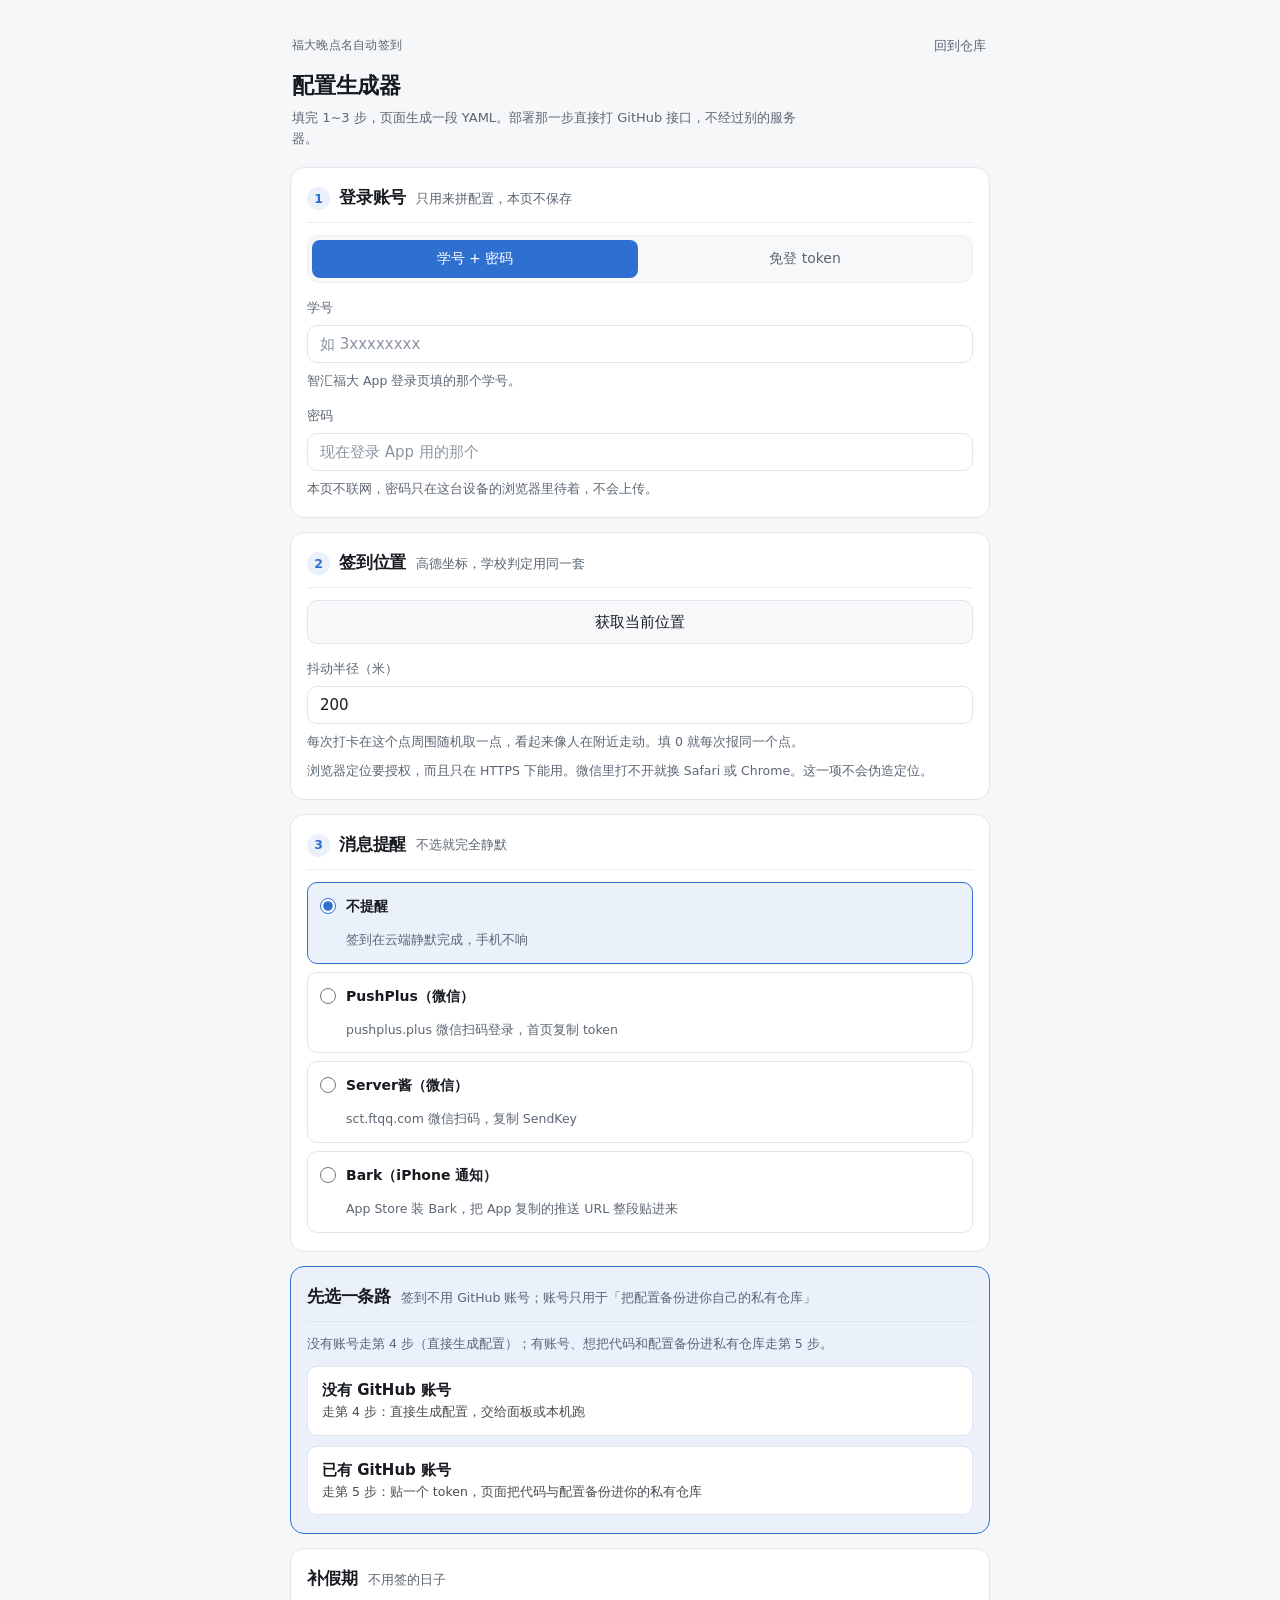
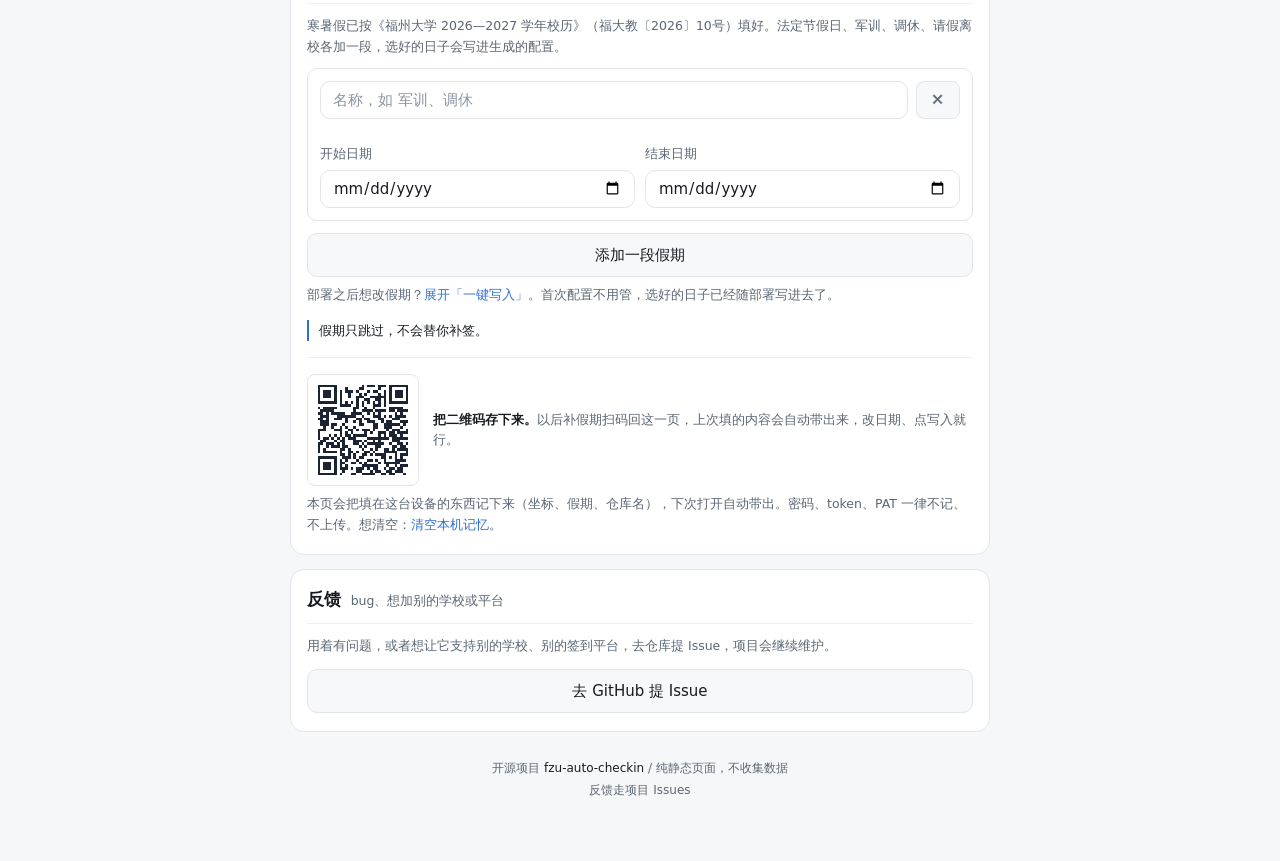
<file: web/configurator.html>
<!DOCTYPE html>
<html lang="zh-CN">
<head>
<meta charset="UTF-8">
<meta name="viewport" content="width=device-width, initial-scale=1.0">
<meta name="color-scheme" content="light dark">
<meta http-equiv="Cache-Control" content="no-cache, no-store, must-revalidate">
<meta http-equiv="Pragma" content="no-cache">
<meta http-equiv="Expires" content="0">
<title>福大晚点名自动签到 · 配置生成器</title>
<style>
  /* 令牌与主界面同一套（docs/ui-redesign.md §2.1）。这两个页面给人扫码看，浅色为默认。 */
  :root{
    --bg:#f6f7f9; --bg-2:#eef0f4; --surface:#fff; --surface-2:#f7f8fa;
    --line:#e2e5ea; --line-2:#eceef2;
    --fg:#171b21; --fg-2:#5b6673; --fg-3:#8b95a1;
    --accent:#2f6fd0; --accent-fg:#fff; --accent-soft:#eaf1fb;
    --ok:#1f7a4d; --warn:#8a6516; --err:#c0392b; --err-soft:#fdf1f0;
    --ring:rgba(47,111,208,.28);
    --code-bg:#171a20; --code-fg:#c6cfd9; --code-line:#2b313a;
    --r-card:14px; --r-ctrl:10px; --r-sm:8px; --ctrl-h:38px;
    --mono:ui-monospace,SFMono-Regular,Consolas,"Liberation Mono",monospace;
  }
  @media (prefers-color-scheme: dark){
    :root{
      --bg:#0d0f12; --bg-2:#090b0d; --surface:#14171c; --surface-2:#1a1e24;
      --line:#262b33; --line-2:#1e232a;
      --fg:#e7eaee; --fg-2:#9aa4b0; --fg-3:#6c7681;
      --accent:#7aa2f7; --accent-fg:#0d0f12; --accent-soft:#1d2637;
      --ok:#5fbf8a; --warn:#d9a960; --err:#e06c75; --err-soft:#251a1c;
      --ring:rgba(122,162,247,.32);
      --code-bg:#090b0d; --code-fg:#aeb7c2; --code-line:#1e232a;
    }
  }
  * { box-sizing:border-box; margin:0; padding:0; }
  html { -webkit-text-size-adjust:100%; scroll-behavior:smooth; }
  body { background:var(--bg); color:var(--fg); font-family:system-ui,-apple-system,"PingFang SC","Microsoft YaHei",sans-serif;
    font-size:14px; line-height:1.65; padding:20px 14px 60px; }
  .wrap { max-width:700px; margin:0 auto; }

  /* 页头：标题 + 一句话 + 回到仓库 */
  .page-head { padding:4px 2px 18px; }
  .head-top { display:flex; align-items:center; justify-content:space-between; gap:12px; }
  .eyebrow { font-size:12px; color:var(--fg-2); letter-spacing:.02em; }
  .back-link { display:inline-flex; align-items:center; min-height:44px; font-size:13px; color:var(--fg-2);
    text-decoration:none; padding:0 2px; border-radius:var(--r-sm); }
  .back-link:hover { color:var(--accent); }
  h1 { font-size:22px; line-height:1.3; font-weight:650; letter-spacing:-.01em; margin:4px 0 6px; }
  .sub { font-size:13px; color:var(--fg-2); max-width:62ch; }

  /* 卡片 */
  .card { background:var(--surface); border:1px solid var(--line); border-radius:var(--r-card);
    padding:18px 16px; margin-bottom:14px; }
  .card.folded { display:none; }
  .card-head { display:flex; flex-wrap:wrap; align-items:baseline; gap:2px 10px;
    padding-bottom:12px; margin-bottom:12px; border-bottom:1px solid var(--line-2); }
  .card-title { font-size:17px; font-weight:600; letter-spacing:-.01em; line-height:1.4;
    display:flex; align-items:center; gap:9px; }
  .card-note { font-size:12.5px; color:var(--fg-2); }
  .step { flex:none; display:inline-flex; align-items:center; justify-content:center;
    width:23px; height:23px; border-radius:999px; background:var(--accent-soft); color:var(--accent);
    font-size:12.5px; font-weight:600; font-variant-numeric:tabular-nums; }

  /* 表单 */
  label { display:block; font-size:13px; color:var(--fg-2); margin:14px 0 6px; }
  input[type=text],input[type=password],input[type=date],select,textarea {
    width:100%; font-family:inherit; font-size:15px; color:var(--fg); background:var(--surface);
    border:1px solid var(--line); border-radius:var(--r-ctrl); padding:0 12px; height:var(--ctrl-h);
    outline:2px solid transparent; transition:border-color .15s ease,box-shadow .15s ease; }
  input:focus-visible,select:focus-visible,textarea:focus-visible {
    border-color:var(--accent); box-shadow:0 0 0 3px var(--ring); }
  input[readonly] { background:var(--surface-2); color:var(--fg-2); }
  ::placeholder { color:var(--fg-3); }
  /* 高度按 9 行 × 20px + 上内边距对齐：下一行正好落在可视区外，不出现半行 */
  textarea { height:193px; padding:11px 12px 0; white-space:pre; overflow:auto; resize:vertical;
    font:12.5px/1.6 var(--mono); background:var(--code-bg); color:var(--code-fg); border-color:var(--code-line); }
  .row { display:flex; gap:10px; }
  .row > div { flex:1; min-width:0; }
  .mt { margin-top:14px; }

  /* 分段控件 */
  .seg { display:flex; gap:4px; padding:4px; background:var(--surface-2);
    border:1px solid var(--line-2); border-radius:calc(var(--r-ctrl) + 2px); }
  .seg button { flex:1; min-height:38px; border:0; border-radius:var(--r-sm); background:transparent;
    color:var(--fg-2); font-family:inherit; font-size:14px; cursor:pointer;
    transition:background-color .15s ease,color .15s ease; }
  .seg button:hover { color:var(--fg); }
  .seg button.on { background:var(--accent); color:var(--accent-fg); font-weight:500; }
  .seg button.on:hover { color:var(--accent-fg); }

  /* 按钮 */
  .btn { display:flex; align-items:center; justify-content:center; gap:8px; width:100%;
    min-height:44px; margin-top:12px; padding:11px 16px; border:1px solid transparent;
    border-radius:var(--r-ctrl); background:var(--accent); color:var(--accent-fg);
    font-family:inherit; font-size:15px; font-weight:500; line-height:1.35; text-align:center;
    text-decoration:none; cursor:pointer; transition:background-color .15s ease,border-color .15s ease,transform .12s ease; }
  .btn:active { transform:translateY(1px); }
  .btn.ghost { background:var(--surface-2); color:var(--fg); border-color:var(--line); }
  .btn.ghost:hover { border-color:var(--accent); color:var(--accent); }
  .btn:disabled { opacity:.45; cursor:not-allowed; }
  .btn:disabled:hover { border-color:var(--line); color:var(--fg); }
  .btn:focus-visible,a:focus-visible,button:focus-visible { outline:2px solid var(--accent); outline-offset:2px; }

  /* 二选一 */
  .card.decision { border-color:var(--accent); background:var(--accent-soft); }
  .card.decision .card-head { border-bottom-color:var(--line); }
  .card.decision .btn.opt { background:var(--surface); }
  .card.decision .btn.opt:hover { border-color:var(--accent); }
  .opts { display:grid; gap:10px; margin-top:12px; }
  .btn.opt { flex-direction:column; align-items:flex-start; gap:2px; text-align:left;
    margin-top:0; padding:13px 14px; }
  .btn.opt b { font-size:15px; font-weight:600; }
  .btn.opt small { font-size:12.5px; font-weight:400; line-height:1.55; opacity:.78; }

  /* 说明文字 */
  .hint { font-size:12.5px; line-height:1.65; color:var(--fg-2); margin-top:8px; }
  .hint a { color:var(--accent); text-decoration:none; }
  .hint a:hover { text-decoration:underline; text-underline-offset:2px; }
  .hint code,.guide code { font:12px var(--mono); background:var(--surface-2); color:var(--fg);
    border:1px solid var(--line-2); border-radius:5px; padding:1px 5px; }
  .ok-msg { display:none; font-size:13px; line-height:1.6; color:var(--ok); margin-top:10px; }
  .note-line { font-size:13px; color:var(--fg); margin-top:14px; padding-left:10px; border-left:2px solid var(--accent); }

  /* 承诺勾选 */
  .chk { display:flex; align-items:flex-start; gap:10px; margin:14px 0 0; padding:12px;
    font-size:13px; line-height:1.6; color:var(--fg-2); background:var(--surface-2);
    border:1px solid var(--line-2); border-radius:var(--r-ctrl); cursor:pointer; }
  .chk input { flex:none; width:18px; height:18px; margin-top:3px; accent-color:var(--accent); }
  .chk b { color:var(--fg); font-weight:600; }

  /* 推送平台卡 */
  .plat-list { display:grid; gap:8px; margin-top:12px; }
  .plat { display:grid; grid-template-columns:auto 1fr; align-items:start; gap:10px;
    margin:0; padding:12px; font-size:14px; color:var(--fg); background:var(--surface);
    border:1px solid var(--line); border-radius:var(--r-ctrl); cursor:pointer;
    transition:border-color .15s ease,background-color .15s ease; }
  .plat:hover { border-color:var(--fg-3); }
  .plat.on { border-color:var(--accent); background:var(--accent-soft); }
  .plat input { grid-column:1; width:16px; height:16px; margin-top:3px; accent-color:var(--accent); }
  .plat b,.plat span { grid-column:2; }
  .plat b { font-size:14px; font-weight:600; }
  .plat span { font-size:12.5px; color:var(--fg-2); margin-top:2px; }

  /* 坐标 / 预览 */
  pre { display:block; }
  #log,#vacLog { background:var(--code-bg); color:var(--code-fg); border:1px solid var(--code-line);
    font:12px/1.7 var(--mono); padding:12px 14px; border-radius:var(--r-ctrl); margin-top:10px;
    max-height:260px; overflow:auto; white-space:pre-wrap; word-break:break-word; }
  .guide { margin:14px 0 0; padding-left:20px; font-size:13px; line-height:1.7; color:var(--fg-2); }
  .guide li { margin-top:10px; }
  .guide li::marker { color:var(--fg-3); }
  .guide a { color:var(--accent); }
  .guide b { color:var(--fg); }

  /* 假期条目 */
  #vacList:empty { display:none; }
  .vac-item { border:1px solid var(--line); border-radius:var(--r-ctrl); padding:12px; margin-top:10px; background:var(--surface); }
  .vac-item.bad { border-color:var(--err); background:var(--err-soft); }
  .vac-head { display:flex; gap:8px; align-items:center; }
  .vac-head .vname { flex:1; min-width:0; }
  .vac-item .row { margin-top:10px; }
  .vdel { flex:none; width:44px; height:38px; border:1px solid var(--line); border-radius:var(--r-sm);
    background:var(--surface-2); color:var(--fg-2); font-size:14px; line-height:1; cursor:pointer;
    transition:border-color .15s ease,color .15s ease; }
  .vdel:hover { border-color:var(--err); color:var(--err); }
  .vnote { display:none; font-size:12.5px; color:var(--err); margin-top:8px; }
  .vac-warn { display:none; font-size:12.5px; line-height:1.6; color:var(--err); margin-top:10px;
    padding:10px 12px; border:1px solid var(--err); border-radius:var(--r-sm); background:var(--err-soft); }

  /* 折叠区 + 二维码 */
  .live { margin-top:16px; padding-top:16px; border-top:1px solid var(--line-2); }
  .block-title { font-size:15px; font-weight:600; color:var(--fg); }
  .qr-row { display:flex; gap:14px; align-items:center; margin-top:16px; padding-top:16px; border-top:1px solid var(--line-2); }
  .qr-row img { flex:none; width:112px; height:112px; border:1px solid var(--line); border-radius:var(--r-sm);
    background:#fff; padding:4px; image-rendering:pixelated; }
  .qr-copy { margin:0; }
  .qr-copy b { color:var(--fg); }

  .hide { display:none; }
  #step4card,#step5card { scroll-margin-top:14px; }
  footer { margin-top:26px; padding:0 8px; font-size:12px; line-height:1.8; color:var(--fg-2); text-align:center; }
  footer a { color:var(--fg); text-decoration:none; }
  footer a:hover { color:var(--accent); }

  @media (max-width:520px){
    body { padding:16px 12px 48px; }
    .card { padding:16px 13px; }
    h1 { font-size:21px; }
    .card-title { font-size:16px; }
    input[type=text],input[type=password],input[type=date],select,textarea { font-size:16px; }
    input[type=text],input[type=password],input[type=date],select { height:44px; }
    .row { flex-direction:column; gap:10px; }
    .seg button { min-height:44px; }
    .vdel { height:44px; }
    .qr-row { flex-direction:column; align-items:flex-start; }
  }
  @media (prefers-reduced-motion: reduce){
    * { transition:none !important; scroll-behavior:auto !important; }
  }
</style>
</head>
<body>
<div class="wrap">
  <header class="page-head">
    <div class="head-top">
      <span class="eyebrow">福大晚点名自动签到</span>
      <a class="back-link" href="https://github.com/Mahiroa/fzu-auto-checkin" target="_blank" rel="noopener">回到仓库</a>
    </div>
    <h1>配置生成器</h1>
    <p class="sub">填完 1~3 步，页面生成一段 YAML。部署那一步直接打 GitHub 接口，不经过别的服务器。</p>
  </header>

  <!-- 第 1 步 账号 -->
  <div class="card">
    <div class="card-head">
      <h2 class="card-title"><span class="step">1</span>登录账号</h2>
      <span class="card-note">只用来拼配置，本页不保存</span>
    </div>
    <div class="seg" id="authSeg">
      <button class="on" data-v="pwd" type="button">学号 + 密码</button>
      <button data-v="token" type="button">免登 token</button>
    </div>
    <div id="authPwd">
      <label for="username">学号</label>
      <input type="text" id="username" placeholder="如 3xxxxxxxx">
      <p class="hint">智汇福大 App 登录页填的那个学号。</p>
      <label for="password">密码</label>
      <input type="text" id="password" autocomplete="off" spellcheck="false" placeholder="现在登录 App 用的那个">
      <p class="hint">本页不联网，密码只在这台设备的浏览器里待着，不会上传。</p>
    </div>
    <div id="authToken" class="hide">
      <label for="token">免登 token</label>
      <input type="text" id="token" placeholder="从 docs/protocol.md §4 的方式拿">
      <p class="hint">token 会过期，过期要重新抓。没有这个顾虑就用学号密码，能自动续。</p>
    </div>
  </div>

  <!-- 第 2 步 位置 -->
  <div class="card">
    <div class="card-head">
      <h2 class="card-title"><span class="step">2</span>签到位置</h2>
      <span class="card-note">高德坐标，学校判定用同一套</span>
    </div>
    <button class="btn ghost" id="locate" type="button">获取当前位置</button>
    <p class="ok-msg" id="locOk"></p>
    <div id="coordBox" class="hide">
      <div class="row">
        <div><label for="lng">经度</label><input type="text" id="lng" readonly placeholder="119.xxxxx"></div>
        <div><label for="lat">纬度</label><input type="text" id="lat" readonly placeholder="26.xxxxx"></div>
      </div>
      <p class="hint">定位成功会自动填进上面两格。想核对：在<a href="https://lbs.amap.com/tools/picker" target="_blank" rel="noopener">高德坐标拾取器</a>里搜宿舍楼，数字应该对得上。</p>
    </div>
    <div class="mt">
      <label for="jitter">抖动半径（米）</label>
      <input type="text" id="jitter" value="200">
      <p class="hint">每次打卡在这个点周围随机取一点，看起来像人在附近走动。填 0 就每次报同一个点。</p>
    </div>
    <p class="hint" id="coordFallback" style="display:none">定位没成功？<a href="#" id="coordManual">手动填坐标</a>，格式 119.xxxxx / 26.xxxxx。</p>
    <p class="hint">浏览器定位要授权，而且只在 HTTPS 下能用。微信里打不开就换 Safari 或 Chrome。这一项不会伪造定位。</p>
  </div>

  <!-- 第 3 步 推送 -->
  <div class="card">
    <div class="card-head">
      <h2 class="card-title"><span class="step">3</span>消息提醒</h2>
      <span class="card-note">不选就完全静默</span>
    </div>
    <div class="plat-list" id="platList">
      <label class="plat on"><input type="radio" name="plat" value="none" checked><b>不提醒</b><span>签到在云端静默完成，手机不响</span></label>
      <label class="plat"><input type="radio" name="plat" value="pushplus"><b>PushPlus（微信）</b><span>pushplus.plus 微信扫码登录，首页复制 token</span></label>
      <label class="plat"><input type="radio" name="plat" value="serverchan"><b>Server酱（微信）</b><span>sct.ftqq.com 微信扫码，复制 SendKey</span></label>
      <label class="plat"><input type="radio" name="plat" value="bark"><b>Bark（iPhone 通知）</b><span>App Store 装 Bark，把 App 复制的推送 URL 整段贴进来</span></label>
    </div>
    <div id="platField" class="hide">
      <label id="platLabel" for="platKey">Key / Token</label>
      <input type="text" id="platKey" placeholder="粘贴 key，或整段推送 URL（key 会自动取出来）">
      <button class="btn ghost" id="testPush" type="button">发一条测试推送</button>
      <p class="ok-msg" id="testOk">已经发出。10 秒内手机没收到，多半是 key 粘错了，回去对一遍。</p>
      <p class="hint" id="platHint"></p>
    </div>
  </div>

  <!-- 分流：先选有没有 GitHub 账号 -->
  <div class="card decision">
    <div class="card-head">
      <h2 class="card-title">先选一条路</h2>
      <span class="card-note">签到不用 GitHub 账号；账号只用于「把配置备份进你自己的私有仓库」</span>
    </div>
    <p class="hint">没有账号走第 4 步（直接生成配置）；有账号、想把代码和配置备份进私有仓库走第 5 步。</p>
    <div class="opts">
      <a class="btn ghost opt" id="btnNoAcc" href="#step4card"><b>没有 GitHub 账号</b><small>走第 4 步：直接生成配置，交给面板或本机跑</small></a>
      <a class="btn ghost opt" id="btnHasAcc" href="#step5card"><b>已有 GitHub 账号</b><small>走第 5 步：贴一个 token，页面把代码与配置备份进你的私有仓库</small></a>
    </div>
  </div>

  <!-- 第 4 步 手动（没有账号） -->
  <div class="card folded" id="step4card">
    <div class="card-head">
      <h2 class="card-title"><span class="step">4</span>手动配置</h2>
      <span class="card-note">没有 GitHub 账号</span>
    </div>
    <p class="hint">生成配置后，下面有一步一步的引导，照着做。</p>
    <p class="hint">GitHub 国内直连时好时坏，只有第 5 步（备份到私有仓库）那几分钟可能打不开：换个时间、用校园网或手机热点，有梯子就开着。不备份也能用，签到跑在你自己的机器上。</p>
    <button class="btn ghost" id="ghCheck" type="button">测一下现在能不能打开 GitHub</button>
    <p class="hint" id="ghCheckResult" style="display:none"></p>
    <label class="chk"><input type="checkbox" id="agree"><span>我确认：只在<b>本人确实在校</b>时使用，不用于隐瞒在校或离校状态，也不代挂。</span></label>
    <button class="btn" id="gen" disabled type="button">生成配置</button>
    <div id="out" class="hide">
      <label for="outSecret">方式 A：导入面板（推荐）</label>
      <p class="hint">复制这段 → 面板「配置」页 → 「导入 YAML」→ 粘贴 → 应用。面板会跑同一套规范化与校验。</p>
      <textarea id="outSecret" readonly></textarea>
      <button class="btn ghost" data-copy="outSecret" type="button">复制这段配置</button>
      <ol class="guide">
        <li>先按仓库 README「跑法 A」把面板跑起来：一个二进制，Windows 双击 <code>start.ps1</code> 即可。</li>
        <li><b>Actions 自动签到已于 2026-11-19 下线</b>，仓库里不再有定时 workflow：配置交给面板、或本机 <code>python main.py</code>，别再往仓库 Secret 里贴。</li>
      </ol>
      <label for="outYaml">方式 B：自己跑 Python CLI</label>
      <p class="hint">存成仓库根目录的 <code>config.yaml</code>，自己挂 cron / 计划任务，需要一台常开的机器。</p>
      <textarea id="outYaml" readonly></textarea>
      <button class="btn ghost" data-copy="outYaml" type="button">复制 config.yaml</button>
      <p class="hint">细节见仓库 README。</p>
    </div>
  </div>

  <!-- 第 5 步 一键部署（有账号） -->
  <div class="card folded" id="step5card">
    <div class="card-head">
      <h2 class="card-title"><span class="step">5</span>备份到私有仓库</h2>
      <span class="card-note">已有 GitHub 账号</span>
    </div>
    <p class="hint">没有账号回上面走第 4 步。</p>
    <p class="hint">贴一个 token：页面把代码和你填的配置写进你自己的私有仓库，仅作备份 / 换机器用。<b>签到不会再在 GitHub 上跑</b>——把这份 <code>config.yaml</code> 导入面板，或本机 <code>python main.py</code>。凭据只存在你自己的私有仓库里。</p>
    <label for="ghPat">GitHub Token</label>
    <input type="text" id="ghPat" autocomplete="off" spellcheck="false" placeholder="粘贴 ghp_ 开头的 token">
    <p class="hint">没有？<a href="https://github.com/settings/tokens/new?scopes=repo&amp;description=fzu-checkin" target="_blank" rel="noopener">点这里创建</a>，直达创建表单，<code>repo</code> 权限已经勾好（只有这条路才需要 token）。三件事：Expiration 选 <b>No expiration</b>，默认 30 天到期后写入会静默失败；拉到页面底部点 Generate token；复制出现的 <code>ghp_</code> 那串，只显示这一次。备份完建议把 token 删掉。</p>
    <label for="repoName">私有仓库名</label>
    <input type="text" id="repoName" value="fzu-auto-checkin">
    <label class="chk"><input type="checkbox" id="agree2"><span>我确认：只在<b>本人确实在校</b>时使用，不用于隐瞒在校或离校状态，也不代挂。</span></label>
    <button class="btn" id="deploy" disabled type="button">备份到我的私有仓库</button>
    <pre id="log" class="hide"></pre>
  </div>

  <!-- 后续维护：补充假期 -->
  <div class="card">
    <div class="card-head">
      <h2 class="card-title">补假期</h2>
      <span class="card-note">不用签的日子</span>
    </div>
    <p class="hint">寒暑假已按《福州大学 2026—2027 学年校历》（福大教〔2026〕10号）填好。法定节假日、军训、调休、请假离校各加一段，选好的日子会写进生成的配置。</p>
    <div id="vacList"></div>
    <button class="btn ghost" id="vacAdd" type="button">添加一段假期</button>
    <p class="vac-warn" id="vacWarn"></p>
    <p class="hint" id="vacWriteOpenRow">部署之后想改假期？<a href="#" id="vacWriteOpen">展开「一键写入」</a>。首次配置不用管，选好的日子已经随部署写进去了。</p>
    <div class="live hide" id="vacWriteBox">
      <h3 class="block-title">写回我的仓库</h3>
      <p class="hint" id="vacWhyRow">点一下就把上面选好的假期写进仓库的 <code>config.yaml</code>，只替换 <code>vacation:</code> 这一段，账号、坐标、推送设置原样保留。</p>
      <div id="vacTokRow">
        <label for="vacPat">GitHub Token</label>
        <input type="text" id="vacPat" autocomplete="off" spellcheck="false" placeholder="粘贴 ghp_ 开头的 token">
        <p class="hint">没有？<a href="https://github.com/settings/tokens/new?scopes=repo,workflow&amp;description=fzu-checkin" target="_blank" rel="noopener">点这里创建</a>，repo 和 workflow 已经勾好，缺 workflow 写不了签到工作流。Expiration 选 No expiration。只在你点下面按钮时用一次，本页不保存、不上传。</p>
      </div>
      <div id="vacRepoRow">
        <label for="vacRepo">你的私有仓库</label>
        <input type="text" id="vacRepo" placeholder="如 Mahiroa/fzu-checkin；只填仓库名就默认在你的账号下">
      </div>
      <button class="btn" id="vacPush" type="button">写入 config.yaml</button>
      <pre id="vacLog" class="hide"></pre>
    </div>
    <p class="note-line">假期只跳过，不会替你补签。</p>
    <textarea id="vacOut" class="hide" readonly></textarea>
    <div class="qr-row">
      <img src="qr.png" alt="本页二维码" width="104" height="104">
      <div class="hint qr-copy"><b>把二维码存下来。</b>以后补假期扫码回这一页，上次填的内容会自动带出来，改日期、点写入就行。</div>
    </div>
    <p class="hint">本页会把填在这台设备的东西记下来（坐标、假期、仓库名），下次打开自动带出。密码、token、PAT 一律不记、不上传。想清空：<a href="#" id="memClear">清空本机记忆</a>。</p>
  </div>

  <!-- 意见反馈 -->
  <div class="card" id="feedback">
    <div class="card-head">
      <h2 class="card-title">反馈</h2>
      <span class="card-note">bug、想加别的学校或平台</span>
    </div>
    <p class="hint">用着有问题，或者想让它支持别的学校、别的签到平台，去仓库提 Issue，项目会继续维护。</p>
    <a class="btn ghost" href="https://github.com/Mahiroa/fzu-auto-checkin/issues" target="_blank" rel="noopener">去 GitHub 提 Issue</a>
  </div>

  <footer>开源项目 <a href="https://github.com/Mahiroa/fzu-auto-checkin" target="_blank" rel="noopener">fzu-auto-checkin</a> / 纯静态页面，不收集数据<br>反馈走项目 Issues</footer>
</div>

<script>
// —— 分流：点按钮 → 展开对应的第 4 / 第 5 步 ——
function showStep(id){
  ['step4card','step5card'].forEach(c=>{
    const el=document.getElementById(c);
    if(el) el.classList.toggle('folded', c!==id);
  });
  const t=document.getElementById(id);
  if(t) t.scrollIntoView({ behavior:'smooth', block:'start' });
}
['btnNoAcc','btnHasAcc'].forEach((bid,i)=>{
  const b=document.getElementById(bid);
  if(b) b.addEventListener('click', e=>{
    e.preventDefault();
    // 选中态：只有被点的那一个变深蓝，另一个回到浅色
    ['btnNoAcc','btnHasAcc'].forEach(x=>{
      const el=document.getElementById(x);
      if(el) el.classList.toggle('ghost', x!==bid);
    });
    showStep(i===0?'step4card':'step5card');
  });
});

// —— 账号方式切换 ——
const authSeg = document.getElementById('authSeg');
let authMode = 'pwd';
authSeg.addEventListener('click', e => {
  const b = e.target.closest('button'); if (!b) return;
  authSeg.querySelectorAll('button').forEach(x => x.classList.remove('on')); b.classList.add('on');
  authMode = b.dataset.v;
  document.getElementById('authPwd').classList.toggle('hide', authMode !== 'pwd');
  document.getElementById('authToken').classList.toggle('hide', authMode !== 'token');
});

// —— 浏览器定位：WGS-84 → GCJ-02（高德/火星坐标）本地转换 ——
function wgs2gcj(lat, lng) {
  const a = 6378245.0, ee = 0.00669342162296594323;
  const tLat = (x, y) => {
    let r = -100 + 2*x + 3*y + 0.2*y*y + 0.1*x*y + 0.2*Math.sqrt(Math.abs(x));
    r += (20*Math.sin(6*x*Math.PI) + 20*Math.sin(2*x*Math.PI)) * 2/3;
    r += (20*Math.sin(y*Math.PI) + 40*Math.sin(y/3*Math.PI)) * 2/3;
    r += (160*Math.sin(y/12*Math.PI) + 320*Math.sin(y*Math.PI/30)) * 2/3;
    return r;
  };
  const tLng = (x, y) => {
    let r = 300 + x + 2*y + 0.1*x*x + 0.1*x*y + 0.1*Math.sqrt(Math.abs(x));
    r += (20*Math.sin(6*x*Math.PI) + 20*Math.sin(2*x*Math.PI)) * 2/3;
    r += (20*Math.sin(x*Math.PI) + 40*Math.sin(x/3*Math.PI)) * 2/3;
    r += (150*Math.sin(x/12*Math.PI) + 300*Math.sin(x/30*Math.PI)) * 2/3;
    return r;
  };
  let dLat = tLat(lng - 105, lat - 35), dLng = tLng(lng - 105, lat - 35);
  const radLat = lat / 180 * Math.PI;
  let magic = Math.sin(radLat); magic = 1 - ee * magic * magic;
  const sq = Math.sqrt(magic);
  dLat = (dLat * 180) / ((a * (1 - ee)) / (magic * sq) * Math.PI);
  dLng = (dLng * 180) / (a / sq * Math.cos(radLat) * Math.PI);
  return { lat: lat + dLat, lng: lng + dLng };
}
document.getElementById('locate').addEventListener('click', () => {
  const okEl = document.getElementById('locOk');
  const fb = document.getElementById('coordFallback');
  okEl.style.display = 'none'; fb.style.display = 'none';
  if (!navigator.geolocation) { fb.style.display = 'block'; alert('这个环境不支持定位，用本地文件打开时浏览器会禁用。换成线上链接打开本页再试。'); return; }
  navigator.geolocation.getCurrentPosition(pos => {
    const { latitude, longitude, accuracy } = pos.coords;
    const gcj = wgs2gcj(latitude, longitude);
    document.getElementById('lng').value = gcj.lng.toFixed(5);
    document.getElementById('lat').value = gcj.lat.toFixed(5);
    document.getElementById('coordBox').classList.remove('hide');
    okEl.textContent = `已定位，换算成高德坐标（精度约 ${Math.round(accuracy)} 米），已填进上面两格。`;
    okEl.style.display = 'block';
  }, err => {
    fb.style.display = 'block';
    alert('定位失败：' + err.message + '\n\n常见原因：微信内置浏览器受限，长按链接用 Safari 或 Chrome 打开；浏览器没给定位权限，去设置里允许本页定位；站在室内深处信号弱，靠窗再试。也可以点下面的「手动填坐标」。');
  }, { enableHighAccuracy: true, timeout: 12000, maximumAge: 0 });
});
// 定位失败时的手动兜底：点开才变成可填
const coordManual = document.getElementById('coordManual');
if (coordManual) coordManual.addEventListener('click', e => {
  e.preventDefault();
  document.getElementById('coordBox').classList.remove('hide');
  ['lng', 'lat'].forEach(id => document.getElementById(id).removeAttribute('readonly'));
  document.getElementById('lng').focus();
});

// —— 推送平台 ——
const platMeta = {
  pushplus:  { label:'PushPlus token', hint:'获取：<a href="https://www.pushplus.plus" target="_blank" rel="noopener">pushplus.plus</a> 微信扫码登录，首页复制 token', url:k=>`https://www.pushplus.plus/send?token=${k}&title=福大晚点名测试推送&content=配置成功，每晚 21:35 自动签到。` },
  serverchan:{ label:'Server酱 SendKey', hint:'获取：<a href="https://sct.ftqq.com" target="_blank" rel="noopener">sct.ftqq.com</a> 微信扫码，复制 SendKey', url:k=>`https://sctapi.ftqq.com/${k}.send?title=福大晚点名测试推送&desp=配置成功，每晚 21:35 自动签到。` },
  bark:      { label:'Bark key', hint:'获取：App Store 装 Bark，长按复制示例 URL，<b>整段粘到上面那个框</b>，key 会自动取出来', url:k=>`https://api.day.app/${k}/福大晚点名测试推送/配置成功` },
};
// 粘贴自动提取：Bark 整段推送 URL / Server酱 URL / PushPlus 带 token 的 URL，都能直接贴
function extractKey(p, raw){
  raw = (raw || '').trim();
  if (!raw) return '';
  if (p === 'bark'){
    const m = raw.match(/api\.day\.app\/(?:p\/)?([A-Za-z0-9]+)/i);
    return m ? m[1] : raw.replace(/\s+/g, '');
  }
  if (p === 'serverchan'){
    const m = raw.match(/SCT[A-Za-z0-9]+/);
    return m ? m[0] : raw;
  }
  if (p === 'pushplus'){
    const m = raw.match(/[?&]token=([A-Za-z0-9]+)/i);
    return m ? m[1] : raw.replace(/\s+/g, '');
  }
  return raw;
}
function normKey(){
  const el = document.getElementById('platKey');
  const c = extractKey(plat, el.value);
  if (c && c !== el.value) el.value = c;
  return el.value;
}
const platList = document.getElementById('platList');
let plat = 'none';
platList.addEventListener('click', e => {
  const l = e.target.closest('.plat'); if (!l) return;
  platList.querySelectorAll('.plat').forEach(x => x.classList.remove('on')); l.classList.add('on');
  plat = l.querySelector('input').value;
  const show = plat !== 'none';
  document.getElementById('platField').classList.toggle('hide', !show);
  if (show) {
    document.getElementById('platLabel').textContent = platMeta[plat].label;
    document.getElementById('platHint').innerHTML = platMeta[plat].hint;
    normKey();
  }
});

// —— 测试推送（浏览器直发，fire-and-forget）——
document.getElementById('platKey').addEventListener('input', normKey);
document.getElementById('testPush').addEventListener('click', () => {
  const k = normKey();
  if (!k) { alert('还没粘 key'); return; }
  fetch(platMeta[plat].url(k), { mode:'no-cors' }).finally(() => {
    document.getElementById('testOk').style.display = 'block';
  });
});

// —— GitHub 连通性检测 ——
document.getElementById('ghCheck').addEventListener('click', async () => {
  const r = document.getElementById('ghCheckResult');
  r.style.display = 'block';
  r.textContent = '正在测，最多等 6 秒…';
  const ctl = new AbortController();
  const t = setTimeout(() => ctl.abort(), 6000);
  try {
    await fetch('https://api.github.com/zen?t=' + Date.now(), { signal: ctl.signal, cache: 'no-store' });
    clearTimeout(t);
    r.textContent = '当前网络能直连 GitHub。往下走：勾选承诺，点生成配置，照 1~4 条做。';
  } catch (e) {
    clearTimeout(t);
    r.textContent = '当前网络打不开 GitHub。过会儿再试，高峰期容易卡；换校园网或手机热点；有梯子就开着再来，只需要注册和配置这几分钟。';
  }
});

// —— 免责声明 → 解锁生成 ——
document.getElementById('agree').addEventListener('change', e => {
  document.getElementById('gen').disabled = !e.target.checked;
});
// 第 5 步承诺勾选 → 解锁一键部署
document.getElementById('agree2').addEventListener('change', e => {
  document.getElementById('deploy').disabled = !e.target.checked;
});

// —— 生成 ——
document.getElementById('gen').addEventListener('click', () => {
  const yaml = buildYaml();
  document.getElementById('outYaml').value = yaml;
  document.getElementById('outSecret').value = yaml;
  document.getElementById('out').classList.remove('hide');
  document.getElementById('out').scrollIntoView({ behavior:'smooth' });
});

function buildYaml() {
  const v = id => document.getElementById(id).value.trim();
  let user;
  if (authMode === 'pwd') {
    if (!v('username') || !v('password')) { alert('学号和密码还没填全'); throw ''; }
    user = `user:\n  token: ""\n  username: "${v('username')}"\n  password: "${v('password')}"`;
  } else {
    if (!v('token')) { alert('token 还没填'); throw ''; }
    user = `user:\n  token: "${v('token')}"\n  username: ""\n  password: ""`;
  }
  if (!v('lng') || !v('lat')) { alert('坐标还没填（第 2 步）'); throw ''; }
  const platCfg = plat === 'none' ? '' :
    plat === 'pushplus' ? `notify:\n  type: "pushplus"\n  pushplus_token: "${normKey()}"` :
    plat === 'serverchan' ? `notify:\n  type: "serverchan"\n  serverchan_key: "${normKey()}"` :
    `notify:\n  type: "bark"\n  bark_url: "https://api.day.app/${normKey()}"`;
  return `# 由配置生成器产生 ${new Date().toLocaleString('zh-CN')}
${user}

checkin:
  longitude: "${v('lng')}"
  latitude: "${v('lat')}"
  actual_location: "福州大学旗山校区"
  jitter_radius_m: ${(() => { const j = parseFloat(v('jitter')); return isNaN(j) ? 200 : Math.max(0, j); })()}

vacation:
  notify: false
  skip_ranges:
${vacPreset().concat(vacCustomLines().lines).join('\n')}

${platCfg || 'notify:\n  type: "none"'}`;
}

// —— 后续补假期：日期只用选择器，格式统一 YYYY-MM-DD ——
const vacList = document.getElementById('vacList');
const vacWarn = document.getElementById('vacWarn');
function vacRow(name='', s='', e=''){
  const d=document.createElement('div');
  d.className='vac-item';
  d.innerHTML =
    '<div class="vac-head">' +
      '<input type="text" class="vname" placeholder="名称，如 军训、调休" value="'+name+'">' +
      '<button type="button" class="vdel" title="删除这段" aria-label="删除这段假期">✕</button>' +
    '</div>' +
    '<div class="row">' +
      '<div><label>开始日期</label><input type="date" class="vstart" value="'+s+'"></div>' +
      '<div><label>结束日期</label><input type="date" class="vend" value="'+e+'"></div>' +
    '</div>' +
    '<p class="vnote">开始日期晚于结束日期，这段不会写进配置</p>';
  const sEl=d.querySelector('.vstart'), eEl=d.querySelector('.vend');
  // 选好开始日期后，结束日期若还空着就自动补成同一天（可再改）
  sEl.addEventListener('input', () => { if(sEl.value && !eEl.value) eEl.value = sEl.value; renderVac(); });
  eEl.addEventListener('input', renderVac);
  d.querySelector('.vname').addEventListener('input', renderVac);
  d.querySelector('.vdel').addEventListener('click', () => { d.remove(); renderVac(); });
  vacList.appendChild(d);
  return d;
}
// 校历默认区间（福大教〔2026〕10号）；与 config.example.yaml 保持一致
function vacPreset(){
  return [
    '    - name: 寒假\n      start: "2027-01-23"\n      end: "2027-02-21"',
    '    - name: 暑假\n      start: "2027-07-03"\n      end: "2027-08-29"'
  ];
}
// 选择器里用户补的自定义区间（无效行跳过并计数）
function vacCustomLines(){
  const lines=[]; let bad=0;
  vacList.querySelectorAll('.vac-item').forEach(r=>{
    const n=r.querySelector('.vname').value.trim();
    const s=r.querySelector('.vstart').value;
    const e=r.querySelector('.vend').value;
    const ok = !!(s && e && e >= s);
    const begun = !!(s || e);
    if(ok) lines.push('    - name: '+(n||'假期')+'\n      start: "'+s+'"\n      end: "'+e+'"');
    const invalid = begun && !ok;
    if(invalid) bad++;
    r.classList.toggle('bad', invalid);
    r.querySelector('.vnote').style.display = invalid ? 'block' : 'none';
  });
  return { lines, bad };
}
function renderVac(){
  const { lines, bad } = vacCustomLines();
  document.getElementById('vacOut').value =
    'vacation:\n  notify: false\n  skip_ranges:\n' + vacPreset().concat(lines).join('\n');
  vacWarn.style.display = bad ? 'block' : 'none';
  vacWarn.textContent = bad ? '有 '+bad+' 段日期没填全，或者开始晚于结束，已跳过，不会写进配置。' : '';
}
document.getElementById('vacAdd').addEventListener('click',()=>{ vacRow(); renderVac(); });
vacRow(); renderVac();

// —— 「一键写入」默认收起：首次配置用不到（选好的日子已随部署写入）——
const vacWriteBox = document.getElementById('vacWriteBox');
const vacWriteOpenRow = document.getElementById('vacWriteOpenRow');
function openVacWrite(){
  vacWriteBox.classList.remove('hide');
  vacWriteOpenRow.style.display = 'none';
  // 能自动带出的就不再问（面向对象隐藏）：Token 还在内存（刚部署过）→ 藏 Token 行；
  // 仓库名有本机记忆 → 藏仓库行。剩下的就是"点一下按钮"。
  document.getElementById('vacTokRow').style.display = pat ? 'none' : '';
  document.getElementById('vacRepoRow').style.display = document.getElementById('vacRepo').value ? 'none' : '';
}
document.getElementById('vacWriteOpen').addEventListener('click', e => { e.preventDefault(); openVacWrite(); });

// —— 复制按钮 ——
document.querySelectorAll('[data-copy]').forEach(b => {
  const label = b.textContent;
  b.addEventListener('click', () => {
    const t = document.getElementById(b.dataset.copy);
    navigator.clipboard.writeText(t.value).then(() => {
      b.textContent = '已复制';
      setTimeout(() => { b.textContent = label; }, 1500);
    });
  });
});

// —— 第 5 步：一键部署 ——
const SRC_REPO = 'Mahiroa/fzu-auto-checkin';
const logEl = document.getElementById('log');
function dlog(msg) {
  logEl.classList.remove('hide');
  logEl.textContent += msg + '\n';
  logEl.scrollTop = logEl.scrollHeight;
}
let pat = '';
async function gh(path, opts = {}, raw = false) {
  const method = (opts.method || 'GET').toUpperCase();
  // GET/PUT 幂等，网络抖动自动重试；POST 不重试（避免重复建仓库）
  const retriable = method === 'GET' || method === 'PUT';
  for (let i = 1; ; i++) {
    let res;
    try {
      const headers = Object.assign({
        Authorization: 'Bearer ' + pat,
        Accept: raw ? 'application/vnd.github.raw' : 'application/vnd.github+json',
      }, opts.headers || {});
      res = await fetch('https://api.github.com' + path, Object.assign({}, opts, { headers }));
    } catch (e) {
      if (!retriable || i >= 3) throw new Error('网络请求失败，GitHub 连不上（国内直连时好时坏）@ ' + method + ' ' + path);
      dlog(`　网络抖动，自动重试 ${i}/2 …`);
      await new Promise(r => setTimeout(r, 1500 * i));
      continue;
    }
    if (!res.ok) {
      if (retriable && res.status >= 500 && i < 3) {
        dlog(`　GitHub ${res.status}，自动重试 ${i}/2 …`);
        await new Promise(r => setTimeout(r, 1500 * i));
        continue;
      }
      let detail = '';
      try { detail = (await res.json()).message || ''; } catch (e) {}
      throw new Error(`GitHub API ${res.status} ${detail || res.statusText} @ ${method} ${path}`);
    }
    return raw ? res.text() : res.json();
  }
}
const encPath = p => p.split('/').map(encodeURIComponent).join('/');
const b64utf8 = s => btoa(unescape(encodeURIComponent(s)));

document.getElementById('deploy').addEventListener('click', async () => {
  const btn = document.getElementById('deploy');
  pat = document.getElementById('ghPat').value.trim();
  const repo = document.getElementById('repoName').value.trim() || 'fzu-auto-checkin';
  if (!pat) { alert('还没粘 GitHub Token，第 5 步上面有创建入口'); return; }
  if (!document.getElementById('agree2').checked) { alert('先勾一下上面的承诺'); return; }
  if (!/^[A-Za-z0-9_.-]+$/.test(repo)) { alert('仓库名只能包含字母、数字、. _ -'); return; }
  btn.disabled = true;
  logEl.textContent = '';
  logEl.classList.remove('hide');
  try {
    dlog('第 0 步：整理配置…');
    let yaml;
    try { yaml = buildYaml(); }
    catch (e) { throw new Error('第 1~3 步还没填完，学号密码或坐标缺了，填好后回来点部署'); }
    dlog('配置就绪，只会写进你自己的私有仓库');

    dlog('第 1 步：验证 Token…');
    const me = await gh('/user');
    dlog('Token 有效，账号：' + me.login);

    dlog('第 2 步：创建私有仓库 ' + me.login + '/' + repo + ' …');
    try {
      await gh('/user/repos', { method: 'POST', body: JSON.stringify({
        name: repo, private: true, has_issues: false, has_wiki: false,
        description: '福大晚点名自动签到（配置生成器部署）'
      })});
      dlog('私有仓库已创建，只有你自己看得到');
    } catch (e) {
      if (/422/.test(String(e))) dlog('同名仓库已存在，直接复用并更新到最新代码');
      else throw e;
    }
    // 护栏：目标仓库绝不能是公开仓库（配置里含学号密码）
    const repoInfo = await gh(`/repos/${me.login}/${repo}`);
    if (!repoInfo.private) {
      throw new Error(`仓库 ${repoInfo.full_name} 是公开的。配置里含你的学号密码，不能写进去。换个仓库名重新部署，默认的 fzu-auto-checkin 就行。`);
    }
    dlog('确认目标仓库是私有的');

    dlog('第 3 步：复制项目代码…');
    const tree = await gh(`/repos/${SRC_REPO}/git/trees/main?recursive=1`);
    const files = tree.tree.filter(x => x.type === 'blob');
    dlog(`共 ${files.length} 个文件，逐个写入，约 1~3 分钟，别关页面…`);
    let done = 0;
    for (const f of files) {
      // 断点续传：目标已存在且内容一致(sha 相同)就跳过，重试不用从头再传
      try {
        const dest = await gh(`/repos/${me.login}/${repo}/contents/${encPath(f.path)}`);
        if (dest.sha === f.sha) { done++; continue; }
      } catch (e) {}
      // 用 contents API 默认 JSON 的 base64 字段直传，文本/二进制(图片)都不损坏
      const info = await gh(`/repos/${SRC_REPO}/contents/${encPath(f.path)}`);
      await gh(`/repos/${me.login}/${repo}/contents/${encPath(f.path)}`, {
        method: 'PUT',
        body: JSON.stringify({ message: 'deploy: ' + f.path, content: (info.content || '').replace(/\n/g, '') })
      });
      done++;
      if (done % 5 === 0 || done === files.length) dlog(`　进度 ${done}/${files.length}`);
    }
    dlog('写入你的配置 config.yaml…');
    await gh(`/repos/${me.login}/${repo}/contents/config.yaml`, {
      method: 'PUT',
      body: JSON.stringify({ message: 'deploy: config.yaml', content: b64utf8(yaml) })
    });
    dlog('代码和配置都写好了');

    dlog('第 4 步：完成（不再触发 Actions —— 签到流程已于 2026-11-19 下线）');
    dlog('仓库里现在是代码 + 你的 config.yaml，只作备份。签到怎么跑：把它导入面板「配置 → 导入 YAML」，或本机 python main.py 自己挂定时。');
    dlog('Token 现在可以去 GitHub 删掉：Settings → Developer settings → Tokens。');

    // 补假期复用同一个 Token：只存在本次打开的内存里，不落盘、不上传
    const vp = document.getElementById('vacPat');
    if (vp && !vp.value) vp.value = pat;
    // 部署成功 = 已经有仓库了，自动展开「一键写入」，以后补假期点一下就行
    if (typeof openVacWrite === 'function') openVacWrite();
  } catch (e) {
    dlog('失败：' + e.message);
    dlog('常见原因：Token 粘错，或者网络超时，GitHub 国内时好时坏。已传好的文件不会丢，等一会儿点上面的「重试 / 继续部署」会从断点接着传。');
  } finally {
    btn.disabled = false;
    btn.textContent = '重试 / 继续部署';
  }
});

// —— 补假期：一键写入仓库（只替换 config.yaml 里的 vacation: 段，其余原样保留）——
const vacLogEl = document.getElementById('vacLog');
function vlog(msg){
  vacLogEl.classList.remove('hide');
  vacLogEl.textContent += msg + '\n';
  vacLogEl.scrollTop = vacLogEl.scrollHeight;
}

// 把文本里顶层 vacation: 段整段换掉；原来没有就追加到末尾
function replaceVacation(text, block){
  const lines = text.replace(/\r\n/g, '\n').split('\n');
  let start = -1;
  for (let i = 0; i < lines.length; i++){
    if (/^vacation\s*:/.test(lines[i])) { start = i; break; }
  }
  if (start === -1) return text.replace(/\s*$/, '') + '\n\n' + block + '\n';
  let end = lines.length;
  for (let i = start + 1; i < lines.length; i++){
    const ln = lines[i];
    // 遇到新的顶层键（行首非空白、非注释）即为该段结束
    if (ln.trim() && !/^\s/.test(ln) && !/^#/.test(ln)) { end = i; break; }
  }
  return lines.slice(0, start).concat(block.split('\n')).concat(lines.slice(end)).join('\n');
}

document.getElementById('vacPush').addEventListener('click', async () => {
  const btn = document.getElementById('vacPush');
  const token = document.getElementById('vacPat').value.trim() || pat;
  let repo = document.getElementById('vacRepo').value.trim()
    .replace(/^https?:\/\/github\.com\//i, '').replace(/\.git$/, '').replace(/^\/+|\/+$/g, '');
  vacLogEl.textContent = '';
  if (!token) { alert('还没粘 GitHub Token'); return; }
  btn.disabled = true;
  try {
    pat = token;
    vlog('验证 Token…');
    const me = await gh('/user');
    if (!repo) repo = me.login + '/' + (document.getElementById('repoName').value.trim() || 'fzu-auto-checkin');
    else if (repo.indexOf('/') === -1) repo = me.login + '/' + repo;
    vlog('账号 ' + me.login + '，目标仓库 ' + repo);
    const rinfo = await gh('/repos/' + repo);
    if (!rinfo.private) {
      throw new Error('仓库 ' + rinfo.full_name + ' 是公开的。配置里含你的学号密码，不能写入。填你自己的私有签到仓库。');
    }

    vlog('读取现有 config.yaml…');
    let cur = null, sha = null;
    try {
      const f = await gh('/repos/' + repo + '/contents/config.yaml');
      sha = f.sha;
      cur = decodeURIComponent(escape(atob((f.content || '').replace(/\n/g, ''))));
      vlog('已读到 ' + cur.split('\n').length + ' 行，只替换 vacation: 段，其余原样保留');
    } catch (e) {
      if (/404/.test(String(e))) vlog('该仓库还没有 config.yaml，会新建一个');
      else throw e;
    }

    const block = document.getElementById('vacOut').value;
    const next = cur ? replaceVacation(cur, block)
                     : 'user:\n  username: ""\n  password: ""\n\ncheckin:\n  longitude: ""\n  latitude: ""\n  actual_location: ""\n\n' + block + '\n';

    vlog('写回仓库…');
    await gh('/repos/' + repo + '/contents/config.yaml', {
      method: 'PUT',
      body: JSON.stringify({ message: 'vacation: 更新假期跳过区间', content: b64utf8(next), sha: sha || undefined })
    });
    vlog('写入成功，这段时间自动跳过，不会签到。');
  } catch (e) {
    vlog('失败：' + e.message);
    vlog('常见原因：Token 没勾 repo 权限，仓库名写错，或者网络超时，等会儿重试通常就过。');
  } finally {
    btn.disabled = false;
  }
});

// —— 本机记忆：只记填写内容（坐标 / 地址 / 假期区间 / 仓库名），绝不记密码、token、PAT ——
const MEM_KEY = 'fzu-configurator-mem-v1';
let memOff = false;
function memLoad(){ try { return JSON.parse(localStorage.getItem(MEM_KEY) || '{}'); } catch(e){ return {}; } }
function memSave(){
  if (memOff) return;
  try {
    const v = id => { const el = document.getElementById(id); return el ? el.value : ''; };
    const vac = [];
    document.querySelectorAll('#vacList .vac-item').forEach(r => vac.push({
      name: r.querySelector('.vname').value,
      start: r.querySelector('.vstart').value,
      end: r.querySelector('.vend').value
    }));
    localStorage.setItem(MEM_KEY, JSON.stringify({
      lng: v('lng'), lat: v('lat'), jitter: v('jitter'),
      plat: (document.querySelector('input[name=plat]:checked') || {}).value || 'none',
      repo: v('repoName'), vacRepo: v('vacRepo'), vac: vac
    }));
  } catch (e) {}
}
function memRestore(){
  const m = memLoad();
  const set = (id, val) => { const el = document.getElementById(id); if (el && val) el.value = val; };
  set('lng', m.lng); set('lat', m.lat); set('jitter', m.jitter);
  set('repoName', m.repo); set('vacRepo', m.vacRepo);
  if (m.lng && m.lat) document.getElementById('coordBox').classList.remove('hide');
  if (m.plat && m.plat !== 'none') {
    const r = document.querySelector('input[name=plat][value="' + m.plat + '"]');
    if (r) r.click();
  }
  if (m.vac && m.vac.length) {
    vacList.innerHTML = '';
    m.vac.forEach(x => vacRow(x.name, x.start, x.end));
    renderVac();
  }
  return m;
}
memRestore();
const wrapEl = document.querySelector('.wrap');
['input','change','click'].forEach(ev => wrapEl.addEventListener(ev, memSave));
document.getElementById('memClear').addEventListener('click', e => {
  e.preventDefault();
  if (!confirm('清空本机记忆？填过的内容会被忘掉，页面刷新后回到空白。')) return;
  memOff = true;
  try { localStorage.removeItem(MEM_KEY); } catch (err) {}
  location.reload();
});
</script>
</body>
</html>
</file>
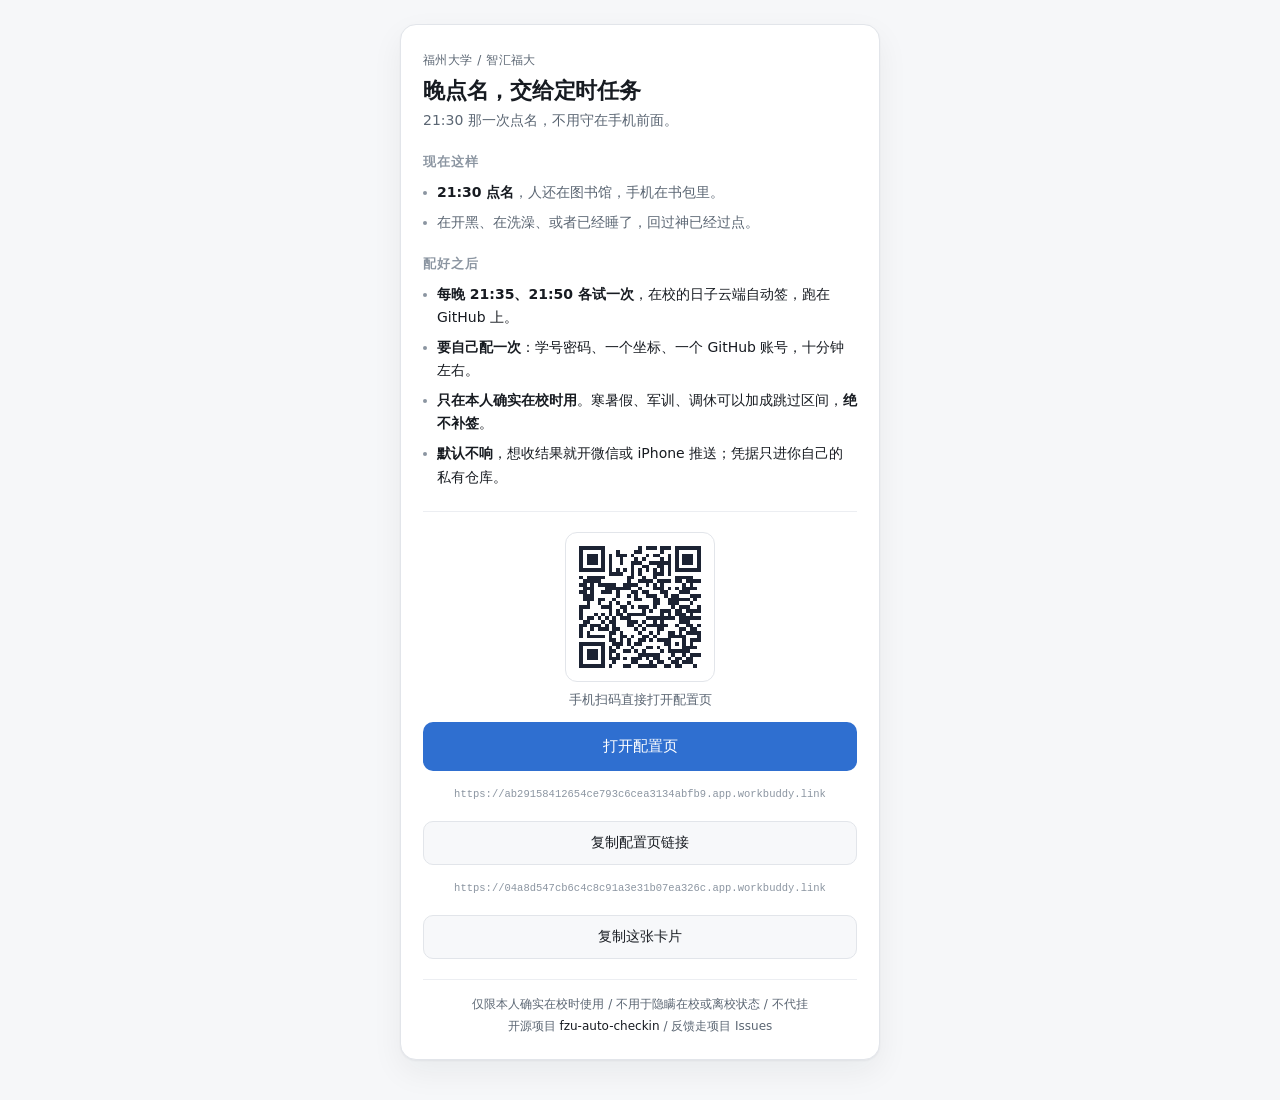
<file: web/promo.html>
<!DOCTYPE html>
<html lang="zh-CN">
<head>
<meta charset="UTF-8">
<meta name="viewport" content="width=device-width, initial-scale=1.0">
<meta name="color-scheme" content="light dark">
<meta http-equiv="Cache-Control" content="no-cache, no-store, must-revalidate">
<meta http-equiv="Pragma" content="no-cache">
<meta http-equiv="Expires" content="0">
<title>福大晚点名自动签到 · 宣传卡</title>
<style>
  :root{
    --bg:#f6f7f9; --card:#fff; --card-2:#f7f8fa; --line:#e2e5ea; --line-2:#eceef2;
    --fg:#171b21; --fg-2:#5b6673; --fg-3:#8b95a1;
    --accent:#2f6fd0; --accent-fg:#fff; --ring:rgba(47,111,208,.28);
    --shadow:0 1px 2px rgba(23,27,33,.05),0 12px 32px rgba(23,27,33,.06);
  }
  @media (prefers-color-scheme: dark){
    :root{
      --bg:#0d0f12; --card:#14171c; --card-2:#1a1e24; --line:#262b33; --line-2:#1e232a;
      --fg:#e7eaee; --fg-2:#9aa4b0; --fg-3:#6c7681;
      --accent:#7aa2f7; --accent-fg:#0d0f12; --ring:rgba(122,162,247,.32);
      --shadow:0 1px 2px rgba(0,0,0,.4);
    }
  }
  *{box-sizing:border-box;margin:0;padding:0}
  html{-webkit-text-size-adjust:100%}
  body{background:var(--bg);color:var(--fg);font-family:system-ui,-apple-system,"PingFang SC","Microsoft YaHei",sans-serif;
    font-size:14px;line-height:1.65;padding:24px 14px 40px}
  .card{max-width:480px;margin:0 auto;background:var(--card);border:1px solid var(--line);
    border-radius:16px;padding:26px 22px 22px;box-shadow:var(--shadow)}
  .kicker{font-size:12px;color:var(--fg-2);letter-spacing:.04em}
  h1{font-size:22px;line-height:1.3;font-weight:650;letter-spacing:-.01em;margin:6px 0 4px}
  .lede{font-size:14px;color:var(--fg-2)}
  section{margin-top:20px}
  h2{font-size:12.5px;font-weight:600;color:var(--fg-3);letter-spacing:.08em;margin-bottom:8px}
  .list{list-style:none;font-size:14px;line-height:1.65}
  .list li{position:relative;padding-left:14px}
  .list li + li{margin-top:7px}
  .list li::before{content:"";position:absolute;left:0;top:.7em;width:4px;height:4px;border-radius:50%;background:var(--fg-3)}
  .list b{font-weight:600}
  .pains li{color:var(--fg-2)}
  .pains b{color:var(--fg)}
  .qr{display:flex;flex-direction:column;align-items:center;gap:8px;margin-top:22px;padding-top:20px;
    border-top:1px solid var(--line-2)}
  .qr img{width:150px;height:150px;border:1px solid var(--line);border-radius:12px;background:#fff;padding:6px}
  .qr p{font-size:12.5px;color:var(--fg-2)}
  .qr img{image-rendering:pixelated}
  .btn{display:flex;align-items:center;justify-content:center;width:100%;min-height:44px;margin-top:12px;
    padding:11px 16px;border:1px solid transparent;border-radius:10px;background:var(--accent);color:var(--accent-fg);
    font-family:inherit;font-size:15px;font-weight:500;text-align:center;text-decoration:none;cursor:pointer;
    transition:background-color .15s ease,border-color .15s ease,transform .12s ease}
  .btn:active{transform:translateY(1px)}
  .btn.ghost{background:var(--card-2);color:var(--fg);border-color:var(--line);font-size:14px;min-height:44px}
  .btn.ghost:hover{border-color:var(--accent);color:var(--accent)}
  .btn:focus-visible,input:focus-visible,a:focus-visible{outline:2px solid var(--accent);outline-offset:2px}
  input[type=text]{width:100%;height:38px;margin-top:10px;padding:0 10px;border:1px solid var(--line);
    border-radius:8px;background:var(--card-2);color:var(--fg-2);font-family:ui-monospace,SFMono-Regular,Consolas,monospace;
    font-size:12px;text-align:center;text-overflow:ellipsis;outline:2px solid transparent}
  /* 两条链接只是"看得见就够"，别和按钮抢注意力：无边框、再淡一档、更小 */
  input[readonly]{height:30px;margin-top:8px;border-color:transparent;background:transparent;
    color:var(--fg-3);font-size:10.5px;cursor:text}
  .note{margin-top:20px;padding-top:14px;border-top:1px solid var(--line-2);font-size:12px;line-height:1.8;
    color:var(--fg-2);text-align:center}
  .note a{color:var(--fg);text-decoration:none}
  .note a:hover{color:var(--accent)}
  @media (prefers-reduced-motion: reduce){*{transition:none !important}}
</style>
</head>
<body>
<main class="card">
  <header>
    <p class="kicker">福州大学 / 智汇福大</p>
    <h1>晚点名，交给定时任务</h1>
    <p class="lede">21:30 那一次点名，不用守在手机前面。</p>
  </header>

  <section>
    <h2>现在这样</h2>
    <ul class="list pains">
      <li><b>21:30 点名</b>，人还在图书馆，手机在书包里。</li>
      <li>在开黑、在洗澡、或者已经睡了，回过神已经过点。</li>
    </ul>
  </section>

  <section>
    <h2>配好之后</h2>
    <ul class="list">
      <li><b>每晚 21:35、21:50 各试一次</b>，在校的日子云端自动签，跑在 GitHub 上。</li>
      <li><b>要自己配一次</b>：学号密码、一个坐标、一个 GitHub 账号，十分钟左右。</li>
      <li><b>只在本人确实在校时用</b>。寒暑假、军训、调休可以加成跳过区间，<b>绝不补签</b>。</li>
      <li><b>默认不响</b>，想收结果就开微信或 iPhone 推送；凭据只进你自己的私有仓库。</li>
    </ul>
  </section>

  <div class="qr">
    <img src="qr.png" alt="配置页二维码" width="150" height="150">
    <p>手机扫码直接打开配置页</p>
  </div>

  <a class="btn" id="openBtn" href="https://ab29158412654ce793c6cea3134abfb9.app.workbuddy.link" target="_blank" rel="noopener">打开配置页</a>
  <input type="text" id="cfgLink" readonly value="https://ab29158412654ce793c6cea3134abfb9.app.workbuddy.link">
  <button class="btn ghost" data-copy="cfgLink" type="button">复制配置页链接</button>
  <input type="text" id="promoLink" readonly value="https://04a8d547cb6c4c8c91a3e31b07ea326c.app.workbuddy.link">
  <button class="btn ghost" data-copy="promoLink" type="button">复制这张卡片</button>

  <p class="note">仅限本人确实在校时使用 / 不用于隐瞒在校或离校状态 / 不代挂<br>开源项目 <a href="https://github.com/Mahiroa/fzu-auto-checkin" target="_blank" rel="noopener">fzu-auto-checkin</a> / 反馈走项目 Issues</p>
</main>
<script>
  document.querySelectorAll('[data-copy]').forEach(b => {
    const label = b.textContent;
    b.addEventListener('click', () => {
      const t = document.getElementById(b.dataset.copy);
      navigator.clipboard.writeText(t.value).then(() => {
        b.textContent = '已复制';
        setTimeout(() => { b.textContent = label; }, 1500);
      });
    });
  });
</script>
</body>
</html>
</file>
